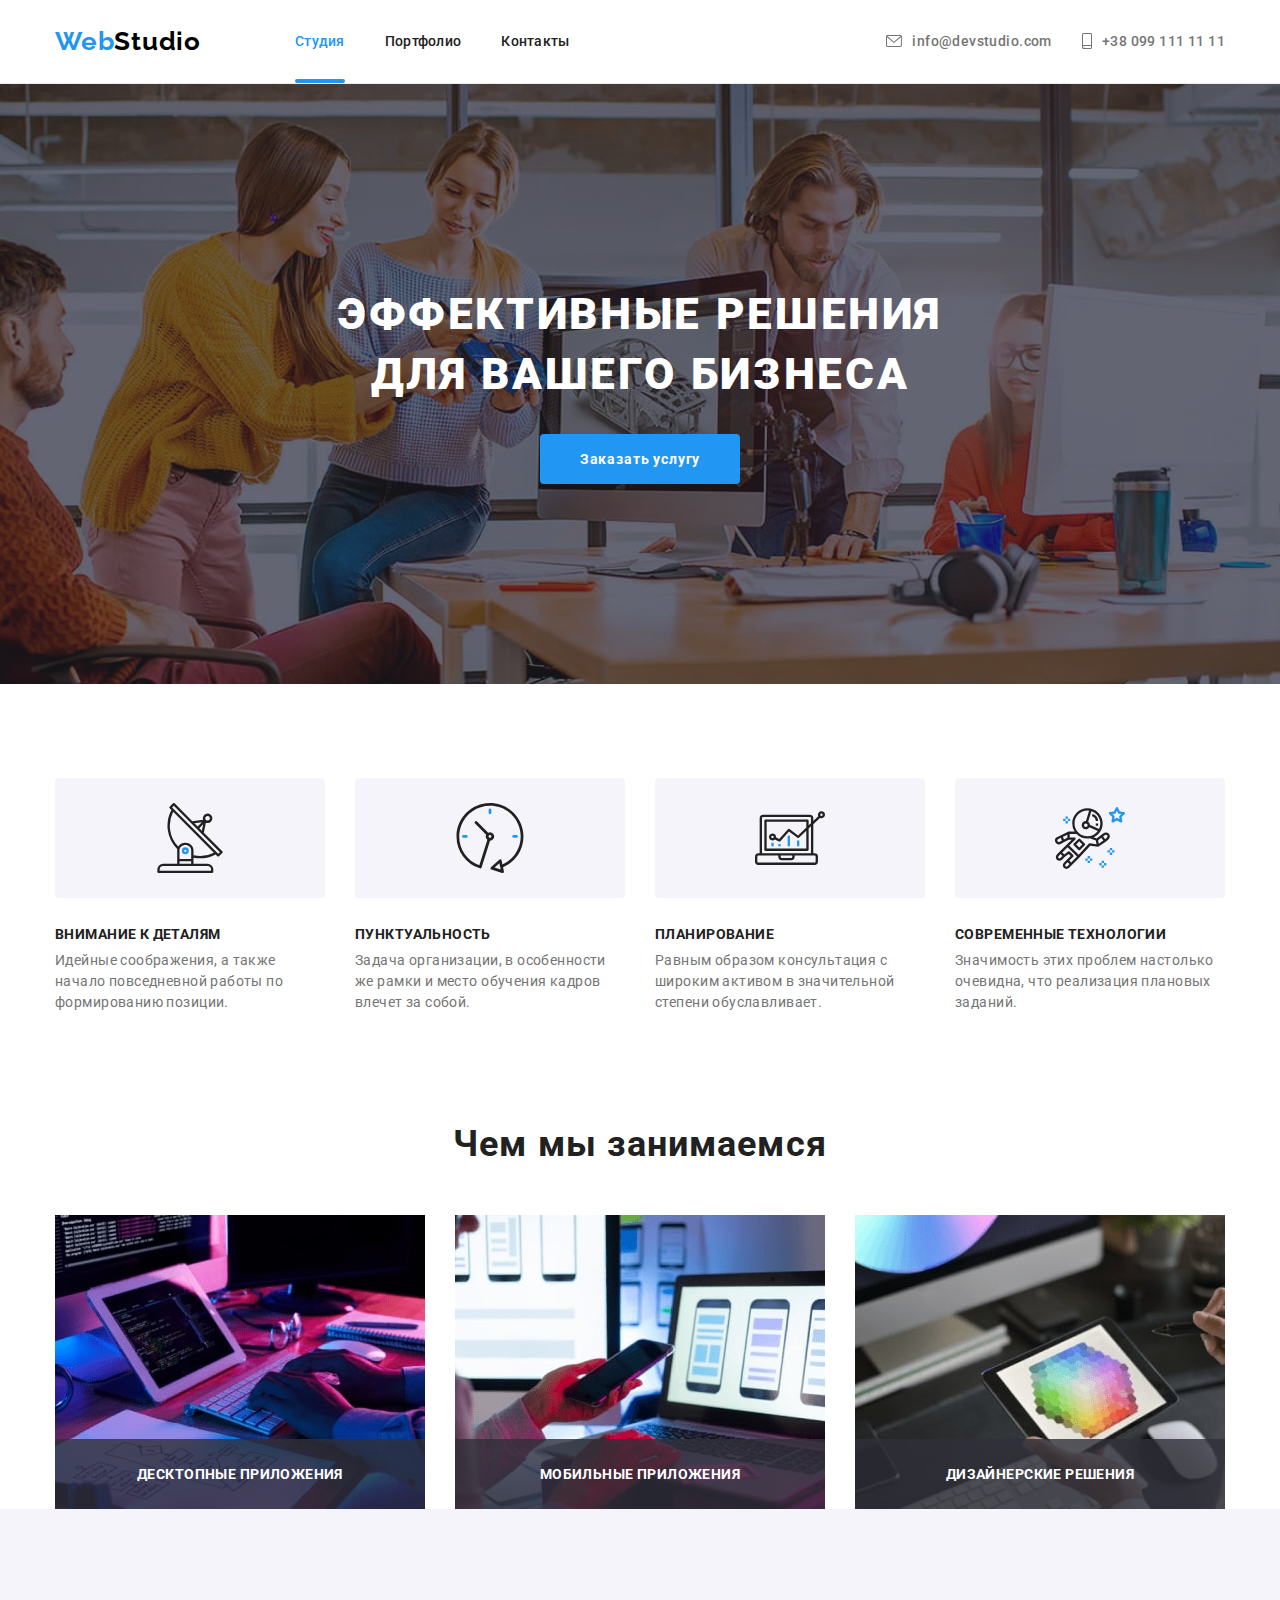
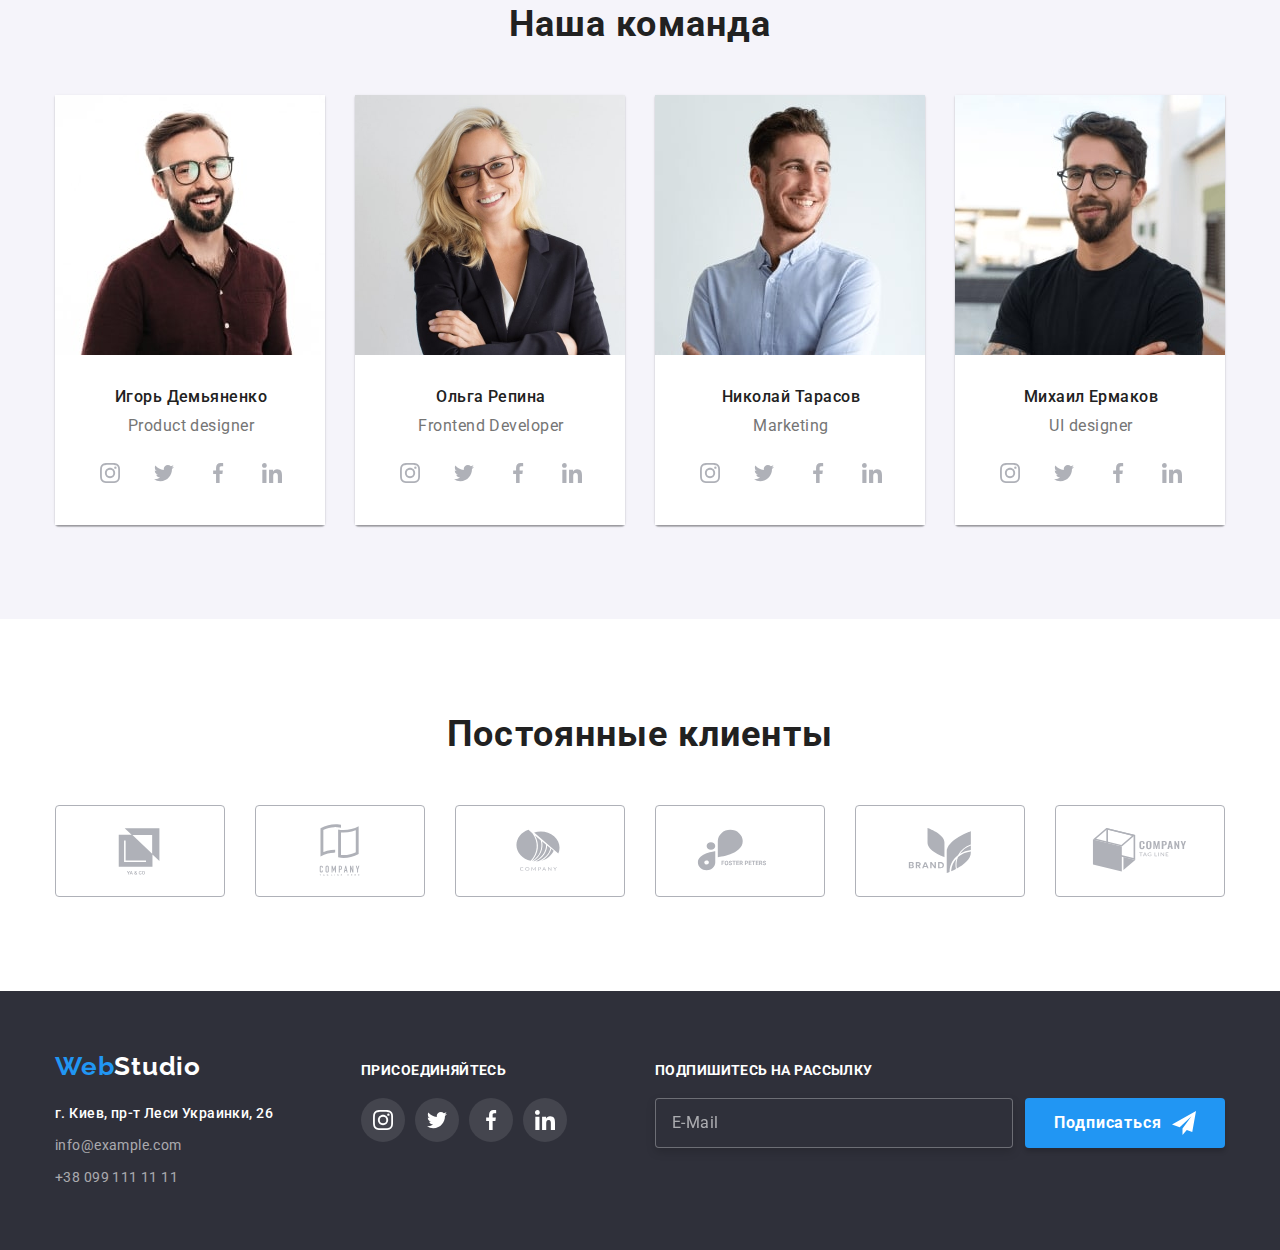
<file: index.html>
<!DOCTYPE html>
<html lang="ru">
  <head>
    <meta charset="UTF-8" />
    <meta http-equiv="X-UA-Compatible" content="IE=edge" />
    <meta name="viewport" content="width=device-width, initial-scale=1.0" />
    <title>Homework</title>
    <link
      href="https://fonts.googleapis.com/css2?family=Raleway:wght@700&family=Roboto:wght@400;500;700;900&display=swap"
      rel="stylesheet"
    />
    <link
      rel="stylesheet"
      href="https://cdnjs.cloudflare.com/ajax/libs/modern-normalize/1.1.0/modern-normalize.min.css"
    />
    <link rel="stylesheet" href="./css/main.min.css" />
  </head>

  <body>
    <!--Шапка сайта-->
    <header class="page-header">
      <div class="container header-container">
        <nav class="nav-logoweb">
          <a href="/" class="logoweb">Web<span class="logostudio">Studio</span></a>
          <ul class="nav-header">
            <li class="nav-item link">
              <a href="./index.html" class="nav-link-left current">Студия</a>
            </li>
            <li class="nav-item link">
              <a href="./portfolio.html" class="nav-link-left">Портфолио</a>
            </li>
            <li class="nav-item link"><a href="" class="nav-link-left">Контакты</a></li>
          </ul>
        </nav>
        <ul class="nav-container">
          <li class="nav-item-mail">
            <a href="mailto:info@devstudio.com" class="nav-link nav-item-mail-link">
              <svg class="nav-icon" width="16" height="12">
                <use href="./images/sprite.svg#icon-envelope"></use></svg
              >info@devstudio.com
            </a>
          </li>
          <li class="nav-item-tel">
            <a href="tel:+380991111111" class="nav-link nav-item-tel-link">
              <svg class="nav-icon" width="10" height="16">
                <use href="./images/sprite.svg#icon-smartphone"></use>
              </svg>
              +38 099 111 11 11
            </a>
          </li>
        </ul>
        <div class="menu-open-btn-wrapper">
          <button
            type="button"
            class="menu-open-btn"
            aria-expanded="false"
            aria-controls="mobile-menu"
          >
            <svg class="menu-open-icon" width="24" height="16">
              <use href="./images/sprite.svg#icon-burger"></use>
            </svg>
          </button>
        </div>
      </div>
      <div class="backdrop is-hidden">
        <div class="mobile-menu">
          <button type="button" class="mob-menu-close-btn menu-close-btn">
            <svg class="mob-menu-close-icon" width="18" height="18">
              <use href="./images/sprite.svg#icon-vector"></use>
            </svg>
          </button>
          <div class="mob-menu-wrapper">
          <ul class="mob-menu-nav">
            
            <li class="mob-menu-nav-item">
              <a href="./index.html" class="mob-menu-nav-link nav-link-one current-link link"
                >Студия</a
              >
            </li>
            <li class="mob-menu-nav-item">
              <a href="./portfolio.html" class="mob-menu-nav-link nav-link-two link">Портфолио</a>
            </li>
            <li class="mob-menu-nav-item">
              <a href="" class="mob-menu-nav-link link">Контакты</a>
            </li>
          </ul>
        <div class="mob-menu-contacts-wrapper">
          <ul class="mob-menu-contacts">
            <li class="mob-menu-item-tel">
              <a href="tel:+380991111111" class="mob-menu-nav-tel"> +38 099 111 11 11 </a>
            </li>
            <li class="mob-menu-item-mail">
              <a href="mailto:info@devstudio.com" class="mob-menu-nav-mail mob-menu-nav-link">
                info@devstudio.com
              </a>
            </li>
          </ul>
          <ul class="mob-menu-social-link-list">
            <li class="mob-menu-social-item">
              <a href="" class="mob-menu-social-item-link">Instagram</a>
            </li>
            <li class="mob-menu-social-item">
              <a href="" class="mob-menu-social-item-link menu-social-item-link">Twitter</a>
            </li>
            <li class="mob-menu-social-item">
              <a href="" class="mob-menu-social-item-link menu-social-item-link">Facebook</a>
            </li>
            <li class="mob-menu-social-item">
              <a href="" class="mob-menu-social-item-link menu-social-item-link">LinkedIn</a>
            </li>
          </ul>
        </div>
        </div>

      </div>
    </header>
    <main>
      <!--<Баннер и кнопка для заказа услуги-->
      <section class="hero">
        <div class="container hero__container">
          <h1 class="hero-title">Эффективные решения для вашего бизнеса</h1>
          <button type="button" data-modal-open class="button-text hero__button">
            Заказать услугу
          </button>
        </div>
      </section>

      <!--Наши преймущества-->
      <section class="our-advantages section">
        <div class="container">
          <h2 class="visually-hidden">Наши преймущества</h2>
          <ul class="our-advantages-list">
            <li class="advantages-list-item">
              <div class="our-advantages-icon-wrap">
                <svg class="our-advantages-icon">
                  <use href="./images/sprite.svg#icon-antenna"></use>
                </svg>
              </div>
              <h3 class="advantages-title">Внимание к деталям</h3>
              <p>
                Идейные соображения, а также начало повседневной работы по формированию позиции.
              </p>
            </li>
            <li class="advantages-list-item">
              <div class="our-advantages-icon-wrap">
                <svg class="our-advantages-icon">
                  <use href="./images/sprite.svg#icon-clock"></use>
                </svg>
              </div>
              <h3 class="advantages-title">Пунктуальность</h3>
              <p>
                Задача организации, в особенности же рамки и место обучения кадров влечет за собой.
              </p>
            </li>
            <li class="advantages-list-item">
              <div class="our-advantages-icon-wrap">
                <svg class="our-advantages-icon">
                  <use href="./images/sprite.svg#icon-diagram"></use>
                </svg>
              </div>
              <h3 class="advantages-title">Планирование</h3>
              <p>
                Равным образом консультация с широким активом в значительной степени обуславливает.
              </p>
            </li>
            <li class="advantages-list-item">
              <div class="our-advantages-icon-wrap">
                <svg class="our-advantages-icon">
                  <use href="./images/sprite.svg#icon-astronaut"></use>
                </svg>
              </div>
              <h3 class="advantages-title">Современные технологии</h3>
              <p>Значимость этих проблем настолько очевидна, что реализация плановых заданий.</p>
            </li>
          </ul>
        </div>
      </section>

      <!--Чем мы занимаемся-->
      <section class="whatdowedo">
        <div class="container container-whatdowedo">
          <h2 class="section-title">Чем мы занимаемся</h2>
          <ul class="whatdowedo-list">
            <li class="whatdowedo-list-item">
              <div class="whatdowedo-text-wrapper">
                <img
                  srcset="
                    images/whatdowedo/whatdowedodesc.jpg   1x,
                    images/whatdowedo/whatdowedodesc2x.jpg 2x
                  "
                  src="images/whatdowedo/whatdowedodesc.jpg"
                  width="370"
                  alt="A person typying on the laptop"
                />
                <p class="whatdowedo-list-text">Десктопные приложения</p>
              </div>
            </li>
            <li class="whatdowedo-list-item">
              <div class="whatdowedo-text-wrapper">
                <img
                  srcset="
                    images/whatdowedo/whatdowedomob.jpg   1x,
                    images/whatdowedo/whatdowedomob2x.jpg 2x
                  "
                  src="images/whatdowedo/whatdowedomob.jpg"
                  width="370"
                  alt="A preson looking up the phone"
                />
                <p class="whatdowedo-list-text">Мобильные приложения</p>
              </div>
            </li>
            <li class="whatdowedo-list-item">
              <div class="whatdowedo-text-wrapper">
                <img
                  srcset="
                    images/whatdowedo/whatdowedodesigner.jpg   1x,
                    images/whatdowedo/whatdowedodesigner2x.jpg 2x
                  "
                  src="images/whatdowedo/whatdowedodesigner.jpg"
                  width="370"
                  alt="A tablet with a picture"
                />
                <p class="whatdowedo-list-text">Дизайнерские решения</p>
              </div>
            </li>
          </ul>
        </div>
      </section>

      <!--НАША КОММАНДА-->
      <section class="our-team-section section">
        <div class="container">
          <h2 class="section-title">Наша команда</h2>
          <ul class="our-team-list">
            <li class="our-team-list__item">
              <picture>
                <source
                  media="(min-width: 1200px)"
                  srcset="
                    images/our-team/main/productdesigner-main.jpg   1x,
                    images/our-team/main/productdesigner-main2x.jpg 2x
                  "
                  media="(min-width: 1200px)"
                />
                <source
                  srcset="
                    images/our-team/tablet/productdesigner-tablet-min.jpg 1x,
                    images/our-team/tablet/productdesigner-tablet2x.jpg   2x
                  "
                  media="(min-width: 768px)"
                />
                <source
                  srcset="
                    images/our-team/mob/productdesigner-mob.jpg   1x,
                    images/our-team/mob/productdesigner2x-mob.jpg 2x
                  "
                  media="(min-width: 480px)"
                />
                <img
                  src="images/our-team/main/productdesigner-main.jpg"
                  width="270"
                  alt="Team member product designer"
                />
              </picture>
              <div class="our-team-list-content">
                <h3 class="our-team-members">Игорь Демьяненко</h3>
                <p class="our-team-position">Product designer</p>
                <ul class="social-list list">
                  <li class="social-list__item">
                    <a href="" class="social-list__link link">
                      <svg class="social-list__icon">
                        <use href="./images/sprite.svg#icon-instagram"></use>
                      </svg>
                    </a>
                  </li>
                  <li class="social-list__item">
                    <a href="./" class="social-list__link link">
                      <svg class="social-list__icon">
                        <use href="./images/sprite.svg#icon-twitter"></use>
                      </svg>
                    </a>
                  </li>
                  <li class="social-list__item">
                    <a href="" class="social-list__link link">
                      <svg class="social-list__icon">
                        <use href="./images/sprite.svg#icon-facebook"></use>
                      </svg>
                    </a>
                  </li>
                  <li class="social-list__item">
                    <a href="" class="social-list__link link">
                      <svg class="social-list__icon">
                        <use href="./images/sprite.svg#icon-linkedin"></use>
                      </svg>
                    </a>
                  </li>
                </ul>
              </div>
            </li>
            <li class="our-team-list__item">
              <picture>
                <source
                  media="(min-width: 1200px)"
                  srcset="
                    images/our-team/main/frontend-main.jpg   1x,
                    images/our-team/main/frontend-main2x.jpg 2x
                  "
                  media="(min-width: 1200px)"
                />
                <source
                  srcset="
                    images/our-team/tablet/frontend-tablet.jpg   1x,
                    images/our-team/tablet/frontend-tablet2x.jpg 2x
                  "
                  media="(min-width: 768px)"
                />
                <source
                  srcset="
                    images/our-team/mob/frontenddeveloper-mob.jpg   1x,
                    images/our-team/mob/frontenddeveloper2x-mob.jpg 2x
                  "
                  media="(min-width: 480px)"
                />
                <img
                  src="images/our-team/main/frontend-main.jpg"
                  width="270"
                  alt="Team member Frontend developer"
                />
              </picture>

              <div class="our-team-list-content">
                <h3 class="our-team-members">Ольга Репина</h3>
                <p class="our-team-position">Frontend Developer</p>
                <ul class="social-list list">
                  <li class="social-list__item">
                    <a href="" class="social-list__link link">
                      <svg class="social-list__icon">
                        <use href="./images/sprite.svg#icon-instagram"></use>
                      </svg>
                    </a>
                  </li>
                  <li class="social-list__item">
                    <a href="./" class="social-list__link link">
                      <svg class="social-list__icon">
                        <use href="./images/sprite.svg#icon-twitter"></use>
                      </svg>
                    </a>
                  </li>
                  <li class="social-list__item">
                    <a href="" class="social-list__link link">
                      <svg class="social-list__icon">
                        <use href="./images/sprite.svg#icon-facebook"></use>
                      </svg>
                    </a>
                  </li>
                  <li class="social-list__item">
                    <a href="" class="social-list__link link">
                      <svg class="social-list__icon">
                        <use href="./images/sprite.svg#icon-linkedin"></use>
                      </svg>
                    </a>
                  </li>
                </ul>
              </div>
            </li>
            <li class="our-team-list__item">
              <picture>
                <source
                  media="(min-width: 1200px)"
                  srcset="
                    images/our-team/main/marketing-main.jpg    1x,
                    images/our-team/main/marketing-main2x.jpg 2x
                  "
                  media="(min-width: 1200px)"
                />
                <source
                  srcset="
                    images/our-team/tablet/marketing-tablet.jpg   1x,
                    images/our-team/tablet/marketing-tablet2x.jpg 2x
                  "
                  media="(min-width: 768px)"
                />
                <source
                  srcset="
                    images/our-team/mob/marketing-mob.jpg   1x,
                    images/our-team/mob/marketing2x-mob.jpg 2x
                  "
                  media="(min-width: 480px)"
                />
                <img
                  src="images/our-team/main/marketing-main.jpg"
                  width="270"
                  alt="Team member for marketing"
                />
              </picture>
              <div class="our-team-list-content">
                <h3 class="our-team-members">Николай Тарасов</h3>
                <p class="our-team-position">Marketing</p>
                <ul class="social-list list">
                  <li class="social-list__item">
                    <a href="" class="social-list__link link">
                      <svg class="social-list__icon">
                        <use href="./images/sprite.svg#icon-instagram"></use>
                      </svg>
                    </a>
                  </li>
                  <li class="social-list__item">
                    <a href="./" class="social-list__link link">
                      <svg class="social-list__icon">
                        <use href="./images/sprite.svg#icon-twitter"></use>
                      </svg>
                    </a>
                  </li>
                  <li class="social-list__item">
                    <a href="" class="social-list__link link">
                      <svg class="social-list__icon">
                        <use href="./images/sprite.svg#icon-facebook"></use>
                      </svg>
                    </a>
                  </li>
                  <li class="social-list__item">
                    <a href="" class="social-list__link link">
                      <svg class="social-list__icon">
                        <use href="./images/sprite.svg#icon-linkedin"></use>
                      </svg>
                    </a>
                  </li>
                </ul>
              </div>
            </li>
            <li class="our-team-list__item">
              <picture>
                <source
                  media="(min-width: 1200px)"
                  srcset="
                    images/our-team/main/uidesigner-main.jpg   1x,
                    images/our-team/main/uidesigner-main2x.jpg 2x
                  "
                  media="(min-width: 1200px)"
                />
                <source
                  srcset="
                    images/our-team/tablet/uidesigner-tablet.jpg   1x,
                    images/our-team/tablet/uidesigner-tablet2x.jpg 2x
                  "
                  media="(min-width: 768px)"
                />
                <source
                  srcset="
                    images/our-team/mob/uidesigner-mob.jpg 1x,
                    images/our-team/mob/uidesigner-mob.jpg 2x
                  "
                  media="(min-width: 480px)"
                />
                <img
                  src="images/our-team/main/uidesigner-main.jpg"
                  width="270"
                  alt="Team member ui designer"
                />
              </picture>
              <div class="our-team-list-content">
                <h3 class="our-team-members">Михаил Ермаков</h3>
                <p class="our-team-position">UI designer</p>
                <ul class="social-list list">
                  <li class="social-list__item">
                    <a href="" class="social-list__link link">
                      <svg class="social-list__icon">
                        <use href="./images/sprite.svg#icon-instagram"></use>
                      </svg>
                    </a>
                  </li>
                  <li class="social-list__item">
                    <a href="./" class="social-list__link link">
                      <svg class="social-list__icon">
                        <use href="./images/sprite.svg#icon-twitter"></use>
                      </svg>
                    </a>
                  </li>
                  <li class="social-list__item">
                    <a href="" class="social-list__link link">
                      <svg class="social-list__icon">
                        <use href="./images/sprite.svg#icon-facebook"></use>
                      </svg>
                    </a>
                  </li>
                  <li class="social-list__item">
                    <a href="" class="social-list__link link">
                      <svg class="social-list__icon">
                        <use href="./images/sprite.svg#icon-linkedin"></use>
                      </svg>
                    </a>
                  </li>
                </ul>
              </div>
            </li>
          </ul>
        </div>
      </section>
    </main>

    <!-- ПОСТОЯННЫЕ КЛИЕНТЫ -->
    <section class="our-clients section">
      <div class="container our-clients-container">
        <h2 class="section-title">Постоянные клиенты</h2>
        <ul class="our-clients-list list">
          <li class="our-clients-item">
            <a href="" class="our-clients-link link">
              <svg class="our-cliens-icon">
                <use href="./images/sprite.svg#icon-logo-company-1"></use>
              </svg>
            </a>
          </li>
          <li class="our-clients-item">
            <a href="" class="our-clients-link link">
              <svg class="our-cliens-icon">
                <use href="./images/sprite.svg#icon-logo-company-2"></use>
              </svg>
            </a>
          </li>
          <li class="our-clients-item">
            <a href="" class="our-clients-link link">
              <svg class="our-cliens-icon">
                <use href="./images/sprite.svg#icon-logo-company-3"></use>
              </svg>
            </a>
          </li>
          <li class="our-clients-item">
            <a href="" class="our-clients-link link">
              <svg class="our-cliens-icon">
                <use href="./images/sprite.svg#icon-logo-company-4"></use>
              </svg>
            </a>
          </li>
          <li class="our-clients-item">
            <a href="" class="our-clients-link link">
              <svg class="our-cliens-icon">
                <use href="./images/sprite.svg#icon-logo-company-5"></use>
              </svg>
            </a>
          </li>
          <li class="our-clients-item">
            <a href="" class="our-clients-link link">
              <svg class="our-cliens-icon">
                <use href="./images/sprite.svg#icon-logo-company-6"></use>
              </svg>
            </a>
          </li>
        </ul>
      </div>
    </section>

    <!--Подвал страницы-->
    <footer class="footer">
      <div class="container footer-container">
        <div class="footer-logo-box">
          <ul class="address">
            <li class="">
              <a href="/" class="footer-logo-web link"
                >Web<span class="footer-logo-studio">Studio</span></a
              >
            </li>
            <li class="footer-item">
              <a class="address-name" href="">г. Киев, пр-т Леси Украинки, 26</a>
            </li>
            <li class="footer-item">
              <a class="footer-link link" href="mailto:info@example.com">info@example.com</a>
            </li>
            <li class="">
              <a class="footer-link link" href="tel:+380991111111">+38 099 111 11 11</a>
            </li>
          </ul>
        </div>
        <div class="footer-social-list-box">
          <h2 class="footer-join-title">ПРИСОЕДИНЯЙТЕСЬ</h2>
          <ul class="footer-social-icon-list list">
            <li class="footer-social-item">
              <a href="" class="footer-social-link link">
                <svg class="footer-social-icon">
                  <use href="./images/sprite.svg#icon-instagram"></use>
                </svg>
              </a>
            </li>
            <li class="footer-social-item">
              <a href="./" class="footer-social-link link">
                <svg class="footer-social-icon">
                  <use href="./images/sprite.svg#icon-twitter"></use>
                </svg>
              </a>
            </li>
            <li class="footer-social-item">
              <a href="" class="footer-social-link link">
                <svg class="footer-social-icon">
                  <use href="./images/sprite.svg#icon-facebook"></use>
                </svg>
              </a>
            </li>
            <li class="footer-social-item">
              <a href="" class="footer-social-link link">
                <svg class="footer-social-icon">
                  <use href="./images/sprite.svg#icon-linkedin"></use>
                </svg>
              </a>
            </li>
          </ul>
        </div>
        <div class="subscribe-wrapper">
          <p class="subscribe-footer-form-title">Подпишитесь на рассылку</p>
          <form class="subscribe-modal-form">
            <span class="subscribe-footer-input-wrapper">
              <input
                name="user-email"
                class="subscribe-footer-form-message"
                required
                placeholder="E-mail"
              />
              <button class="subscribe-footer-button button" type="submit">
                Подписаться
                <svg class="subscribe-footer-form-icon" width="16" height="12">
                  <use href="./images/sprite.svg#icon-send"></use>
                </svg>
              </button>
            </span>
          </form>
        </div>
      </div>
    </footer>
    <div class="backdrop is-hidden" data-modal>
      <div class="modal">
        <button type="button" class="close-btn" data-modal-close>
          <svg class="modal-btn-icon" width="11" height="11">
            <use href="./images/sprite.svg#icon-vector"></use>
          </svg>
        </button>
        <p class="modal-form-text">Оставьте свои данные, мы вам перезвоним</p>
        <form class="modal-form">
          <label class="modal-form-field"
            >Имя
            <span class="modal-form-input-wrapper">
              <input
                name="user-name"
                class="modal-form-input"
                type="text"
                minlength="2"
                title="Не должно быть цифр и символов"
                required
              />
              <svg class="modal-form-icon" width="12" height="12">
                <use href="./images/sprite.svg#icon-person"></use>
              </svg>
            </span>
          </label>
          <label class="modal-form-field"
            >Телефон
            <span class="modal-form-input-wrapper">
              <input name="user-phone" class="modal-form-input" type="tel" required />
              <svg class="modal-form-icon" width="13" height="13">
                <use href="./images/sprite.svg#icon-phone"></use>
              </svg>
            </span>
          </label>
          <label class="modal-form-field"
            >Почта
            <span class="modal-form-input-wrapper">
              <input
                name="user-email"
                class="modal-form-input"
                type="email"
                pattern="([A-z0-9_.-]{1,})@([A-z0-9_.-]{1,}).([A-z]{2,8})"
                required
              />
              <svg class="modal-form-icon" width="15" height="12">
                <use href="./images/sprite.svg#icon-email"></use>
              </svg>
            </span>
          </label>
          <label class="modal-form-field"
            >Комментарий
            <textarea
              class="modal-form-message"
              name="user-message"
              placeholder="Введите текст"
            ></textarea>
          </label>
          <input
            class="modal-checkbox visually-hidden"
            type="checkbox"
            name="accept-policy"
            id="modal-checkbox"
            required
          />
          <label class="modal-form-checkbox-label" for="modal-checkbox">
            <span class="modal-form-checkbox">
              <svg class="subscribe-checkbox-icon" width="16" height="15">
                <use href="./images/sprite.svg#icon-check"></use>
              </svg>
            </span>
            
              <span class="modal-form-checkbox-label-text">  Соглашаюсь с рассылкой и принимаю</span>
            <a href="" class="modal-form-checkbox-link">Условия договора</a>
          </label>
          <button type="submit" class="modal-form-button button">Отправить</button>
        </form>
      </div>
    </div>
    <script src="./js/modal.js"></script>
    <script src="./js/menu.js"></script>
  </body>
</html>
</file>
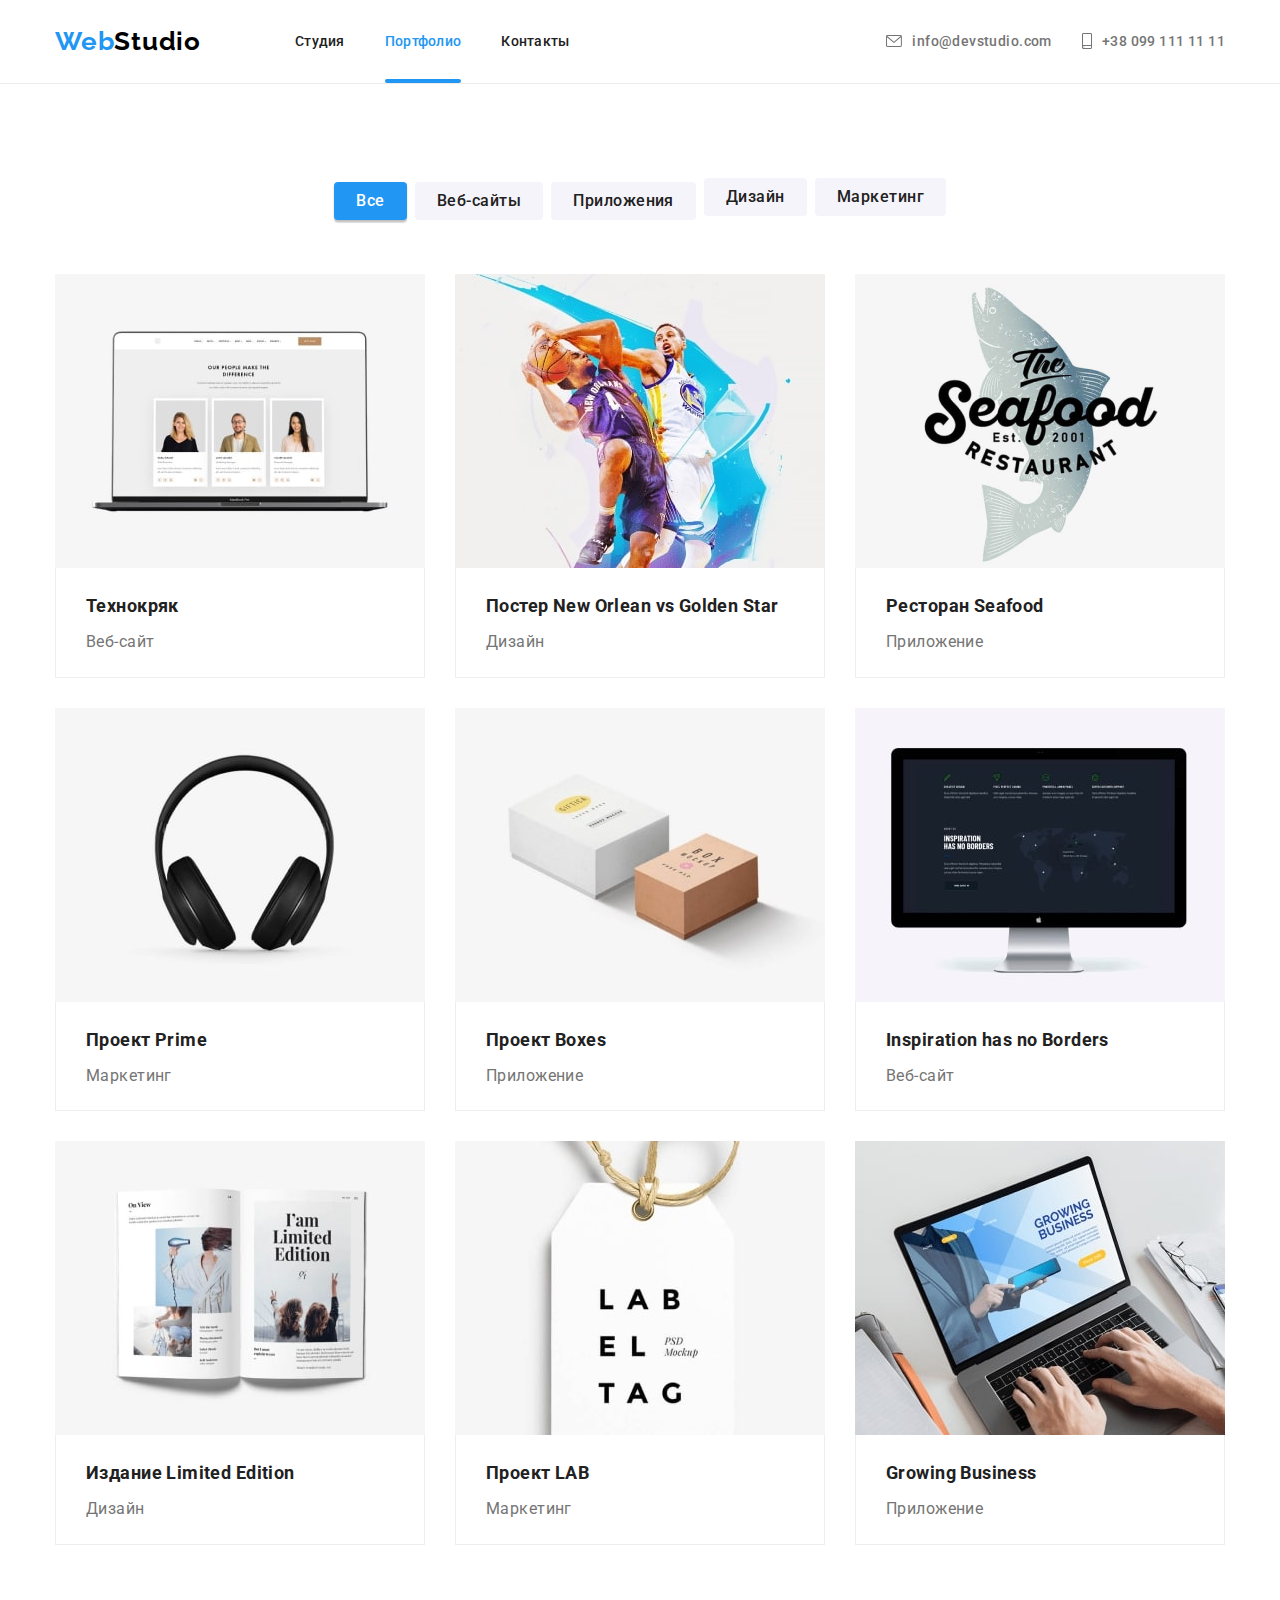
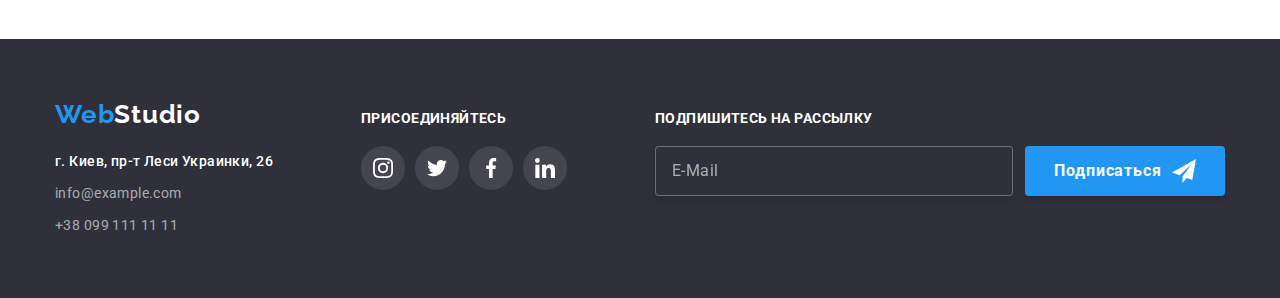
<file: portfolio.html>
<!DOCTYPE html>
<html lang="ru">
  <head>
    <meta charset="UTF-8" />
    <meta http-equiv="X-UA-Compatible" content="IE=edge" />
    <meta name="viewport" content="width=, initial-scale=1.0" />
    <title>Document</title>
    <link
      href="https://fonts.googleapis.com/css2?family=Raleway:wght@700&family=Roboto:wght@400;500;700;900&display=swap"
      rel="stylesheet"
    />
    <link
      rel="stylesheet"
      href="https://cdnjs.cloudflare.com/ajax/libs/modern-normalize/1.1.0/modern-normalize.min.css"
    />
    <link rel="stylesheet" href="./css/main.min.css" />
  </head>
  <body>
    <!--Шапка сайта-->
    <header class="page-header">
      <div class="container header-container">
        <nav class="nav-logoweb">
          <a href="/" class="logoweb">Web<span class="logostudio">Studio</span></a>
          <ul class="nav-header">
            <li class="nav-item link">
              <a href="./index.html" class="nav-link-left">Студия</a>
            </li>
            <li class="nav-item link">
              <a href="./portfolio.html" class="nav-link-left current">Портфолио</a>
            </li>
            <li class="nav-item link"><a href="" class="nav-link-left">Контакты</a></li>
          </ul>
        </nav>
        <ul class="nav-container">
          <li class="nav-item-mail">
            <a href="mailto:info@devstudio.com" class="nav-link nav-item-mail-link">
              <svg class="nav-icon" width="16" height="12">
                <use href="./images/sprite.svg#icon-envelope"></use></svg
              >info@devstudio.com
            </a>
          </li>
          <li class="nav-item-tel">
            <a href="tel:+380991111111" class="nav-link nav-item-tel-link">
              <svg class="nav-icon" width="10" height="16">
                <use href="./images/sprite.svg#icon-smartphone"></use>
              </svg>
              +38 099 111 11 11
            </a>
          </li>
        </ul>
        <div class="menu-open-btn-wrapper">
          <button
            type="button"
            class="menu-open-btn"
            aria-expanded="false"
            aria-controls="mobile-menu"
          >
            <svg class="menu-open-icon" width="24" height="16">
              <use href="./images/sprite.svg#icon-burger"></use>
            </svg>
          </button>
        </div>
      </div>
      <div class="backdrop is-hidden">
        <div class="mobile-menu">
          <button type="button" class="mob-menu-close-btn menu-close-btn">
            <svg class="mob-menu-close-icon" width="18" height="18">
              <use href="./images/sprite.svg#icon-vector"></use>
            </svg>
          </button>
          <div class="mob-menu-wrapper">
          <ul class="mob-menu-nav">
            
            <li class="mob-menu-nav-item">
              <a href="./index.html" class="mob-menu-nav-link nav-link-one  link"
                >Студия</a
              >
            </li>
            <li class="mob-menu-nav-item">
              <a href="./portfolio.html" class="mob-menu-nav-link nav-link-two current-link link">Портфолио</a>
            </li>
            <li class="mob-menu-nav-item">
              <a href="" class="mob-menu-nav-link link">Контакты</a>
            </li>
          </ul>
        <div class="mob-menu-contacts-wrapper">
          <ul class="mob-menu-contacts">
            <li class="mob-menu-item-tel">
              <a href="tel:+380991111111" class="mob-menu-nav-tel"> +38 099 111 11 11 </a>
            </li>
            <li class="mob-menu-item-mail">
              <a href="mailto:info@devstudio.com" class="mob-menu-nav-mail mob-menu-nav-link">
                info@devstudio.com
              </a>
            </li>
          </ul>
          <ul class="mob-menu-social-link-list">
            <li class="mob-menu-social-item">
              <a href="" class="mob-menu-social-item-link">Instagram</a>
            </li>
            <li class="mob-menu-social-item">
              <a href="" class="mob-menu-social-item-link menu-social-item-link">Twitter</a>
            </li>
            <li class="mob-menu-social-item">
              <a href="" class="mob-menu-social-item-link menu-social-item-link">Facebook</a>
            </li>
            <li class="mob-menu-social-item">
              <a href="" class="mob-menu-social-item-link menu-social-item-link">LinkedIn</a>
            </li>
          </ul>
        </div>
        </div>

      </div>
    </header>
    <main>
      <!-- Фильтр на странице Портфолио -->
      <section class="section">
        <div class="container">
          <div>
            <h1 class="visually-hidden">Примеры работ</h1>
            <ul class="work-examples-container button-items-list">
              <li class="button-examples-item">
                <button type="button" class="button-all active">Все</button>
              </li>
              <li class="button-examples-item">
                <button type="button" class="button-text-examples">Веб-сайты</button>
              </li>
              <li class="button-examples-item">
                <button type="button" class="button-text-examples button-apps">Приложения</button>
              </li>
              <li class="button-examples-item">
                <button type="button" class="button-text-examples button-design">Дизайн</button>
              </li>
              <li class="button-examples-item">
                <button type="button" class="button-text-examples button-marketing">
                  Маркетинг
                </button>
              </li>
            </ul>
          </div>
          <!-- Примеры работ линия 1 -->
          <ul class="work-examples">
            <li class="work-examples-list-item">
              <a href="" class="work-examples-list-link link">
                <!-- <div class="work-examples-wrapper-all"> -->
                  <div class="work-examples-wrapper">
                    <picture>
                      <source
                        srcset="
                          images/portfolio/main/techno-main.jpg   1x,
                          images/portfolio/main/techno-main2x.jpg 2x
                        "
                        media="(min-width: 1200px)"
                      />
                      <source
                        srcset="
                          images/portfolio/tablet/techno-tablet.jpg   1x,
                          images/portfolio/tablet/techno-tablet2x.jpg 2x
                        "
                        media="(min-width: 768px)"
                      />
                      <source
                        srcset="
                          images/portfolio/mob/techno-mob.jpg   1x,
                          images/portfolio/mob/techno-mob2x.jpg 2x
                        "
                        media="(min-width: 480px)"
                      />
                      <img
                        src="images/portfolio/main/techno-main.jpg"
                        width="270"
                        alt="An example of the website"
                      />
                    </picture>
                    <p class="work-examples-top-text">
                      Технокряк это современная площадка распространения коронавируса. Компании
                      используют эту платформу для цифрового шпионажа и атак на защищённые сервера
                      конкурентов.
                    </p>
                  </div>
                  <div class="work-examples-content">
                    <h2 class="work-example-title">Технокряк</h2>
                    <p class="work-example-type">Веб-сайт</p>
                  </div>
                <!-- </div> -->
              </a>
            </li>
            <li class="work-examples-list-item">
              <a href="" class="work-examples-list-link link">
                <!-- <div class="work-examples-wrapper-all"> -->
                  <div class="work-examples-wrapper">
                    <picture>
                      <source
                        srcset="
                          images/portfolio/main/poster-main.jpg   1x,
                          images/portfolio/main/poster-main2x.jpg 2x
                        "
                        media="(min-width: 1200px)"
                      />
                      <source
                        srcset="
                          images/portfolio/tablet/poster-tablet.jpg   1x,
                          images/portfolio/tablet/poster-tablet2x.jpg 2x
                        "
                        media="(min-width: 768px)"
                      />
                      <source
                        srcset="
                          images/portfolio/mob/poster-mob.jpg   1x,
                          images/portfolio/mob/poster-mob2x.jpg 2x
                        "
                        media="(min-width: 480px)"
                      />
                      <img
                        src="images/portfolio/main/poster-main.jpg"
                        width="270"
                        alt="A poster with basketball players"
                      />
                    </picture>

                    <p class="work-examples-top-text">
                      Технокряк это современная площадка распространения коронавируса. Компании
                      используют эту платформу для цифрового шпионажа и атак на защищённые сервера
                      конкурентов.
                    </p>
                  </div>
                  <div class="work-examples-content">
                    <h2 class="work-example-title">Постер New Orlean vs Golden Star</h2>
                    <p class="work-example-type">Дизайн</p>
                  </div>
                <!-- </div> -->
              </a>
            </li>
            <li class="work-examples-list-item">
              <a href="" class="work-examples-list-link link">
                <!-- <div class="work-examples-wrapper-all"> -->
                  <div class="work-examples-wrapper">
                    <picture>
                      <source
                        media="(min-width: 1200px)"
                        srcset="
                          images/portfolio/main/seafood-main.jpg   1x,
                          images/portfolio/main/seafood-main2x.jpg 2x
                        "
                        media="(min-width: 1200px)"
                      />
                      <source
                        srcset="
                          images/portfolio/tablet/seafood-tablet.jpg   1x,
                          images/portfolio/tablet/seafood-tablet2x.jpg 2x
                        "
                        media="(min-width: 768px)"
                      />
                      <source
                        srcset="
                          images/portfolio/mob/seafood-mob.jpg   1x,
                          images/portfolio/mob/seafood2x-mob.jpg 2x
                        "
                        media="(min-width: 480px)"
                      />
                      <img
                        src="images/portfolio/main/seafood-main.jpg"
                        width="270"
                        alt="Seafood restaurant app logo"
                      />
                    </picture>

                    <p class="work-examples-top-text">
                      Технокряк это современная площадка распространения коронавируса. Компании
                      используют эту платформу для цифрового шпионажа и атак на защищённые сервера
                      конкурентов.
                    </p>
                  </div>
                  <div class="work-examples-content">
                    <h2 class="work-example-title">Ресторан Seafood</h2>
                    <p class="work-example-type">Приложение</p>
                  </div>
                <!-- </div> -->
              </a>
            </li>
            <!-- Примеры работ линия 2 -->
            <li class="work-examples-list-item">
              <a href="" class="work-examples-list-link link">
                <!-- <div class="work-examples-wrapper-all"> -->
                  <div class="work-examples-wrapper">
                    <picture>
                      <source
                        media="(min-width: 1200px)"
                        srcset="
                          images/portfolio/main/prime-main.jpg   1x,
                          images/portfolio/main/prime-main2x.jpg 2x
                        "
                        media="(min-width: 1200px)"
                      />
                      <source
                        srcset="
                          images/portfolio/tablet/prime-tablet.jpg   1x,
                          images/portfolio/tablet/prime-tablet2x.jpg 2x
                        "
                        media="(min-width: 768px)"
                      />
                      <source
                        srcset="
                          images/portfolio/mob/prime-mob.jpg   1x,
                          images/portfolio/mob/prime-mob2x.jpg 2x
                        "
                        media="(min-width: 480px)"
                      />
                      <img
                        src="images/portfolio/main/prime-main.jpg"
                        width="270"
                        alt="A set of headphones"
                      />
                    </picture>

                    <p class="work-examples-top-text">
                      Технокряк это современная площадка распространения коронавируса. Компании
                      используют эту платформу для цифрового шпионажа и атак на защищённые сервера
                      конкурентов.
                    </p>
                  </div>
                  <div class="work-examples-content">
                    <h2 class="work-example-title">Проект Prime</h2>
                    <p class="work-example-type">Маркетинг</p>
                  </div>
                <!-- </div> -->
              </a>
            </li>
            <li class="work-examples-list-item">
              <a href="" class="work-examples-list-link link">
                <!-- <div class="work-examples-wrapper-all"> -->
                  <div class="work-examples-wrapper">
                    <picture>
                      <source
                        media="(min-width: 1200px)"
                        srcset="
                          images/portfolio/main/boxes-main.jpg   1x,
                          images/portfolio/main/boxes-main2x.jpg 2x
                        "
                        media="(min-width: 1200px)"
                      />
                      <source
                        srcset="
                          images/portfolio/tablet/boxes-tablet.jpg   1x,
                          images/portfolio/tablet/boxes-tablet2x.jpg 2x
                        "
                        media="(min-width: 768px)"
                      />
                      <source
                        srcset="
                          images/portfolio/mob/boxes-mob.jpg   1x,
                          images/portfolio/mob/boxes-mob2x.jpg 2x
                        "
                        media="(min-width: 480px)"
                      />
                      <img src="images/portfolio/main/boxes-main.jpg" width="270" alt="Two boxes" />
                    </picture>

                    <p class="work-examples-top-text">
                      Технокряк это современная площадка распространения коронавируса. Компании
                      используют эту платформу для цифрового шпионажа и атак на защищённые сервера
                      конкурентов.
                    </p>
                  </div>
                  <div class="work-examples-content">
                    <h2 class="work-example-title">Проект Boxes</h2>
                    <p class="work-example-type">Приложение</p>
                  </div>
                <!-- </div> -->
              </a>
            </li>
            <li class="work-examples-list-item">
              <a href="" class="work-examples-list-link link">
                <!-- <div class="work-examples-wrapper-all"> -->
                  <div class="work-examples-wrapper">
                    <picture>
                      <source
                        media="(min-width: 1200px)"
                        srcset="
                          images/portfolio/main/inspiration-main.jpg   1x,
                          images/portfolio/main/inspiration-main2x.jpg 2x
                        "
                        media="(min-width: 1200px)"
                      />
                      <source
                        srcset="
                          images/portfolio/tablet/inspiration-tablet.jpg   1x,
                          images/portfolio/tablet/inspiration-tablet2x.jpg 2x
                        "
                        media="(min-width: 768px)"
                      />
                      <source
                        srcset="
                          images/portfolio/mob/inspiration-mob.jpg   1x,
                          images/portfolio/mob/inspiration-mob2x.jpg 2x
                        "
                        media="(min-width: 480px)"
                      />
                      <img
                        src="images/portfolio/main/inspiration-main.jpg"
                        width="270"
                        alt="A screen"
                      />
                    </picture>
                    <p class="work-examples-top-text">
                      Технокряк это современная площадка распространения коронавируса. Компании
                      используют эту платформу для цифрового шпионажа и атак на защищённые сервера
                      конкурентов.
                    </p>
                  </div>
                  <div class="work-examples-content">
                    <h2 class="work-example-title">Inspiration has no Borders</h2>
                    <p class="work-example-type">Веб-сайт</p>
                  </div>
                <!-- </div> -->
              </a>
            </li>
            <!-- Примеры работ линия 3 -->
            <li class="work-examples-list-item not">
              <a href="" class="work-examples-list-link link">
                <!-- <div class="work-examples-wrapper-all"> -->
                  <div class="work-examples-wrapper">
                    <picture>
                      <source
                        media="(min-width: 1200px)"
                        srcset="
                          images/portfolio/main/limited-main.jpg   1x,
                          images/portfolio/main/limited-main2x.jpg 2x
                        "
                        media="(min-width: 1200px)"
                      />
                      <source
                        srcset="
                          images/portfolio/tablet/limited-tablet.jpg   1x,
                          images/portfolio/tablet/limited-tablet2x.jpg 2x
                        "
                        media="(min-width: 768px)"
                      />
                      <source
                        srcset="
                          images/portfolio/mob/limited-mob.jpg   1x,
                          images/portfolio/mob/limited-mob2x.jpg 2x
                        "
                        media="(min-width: 480px)"
                      />
                      <img
                        src="images/portfolio/main/limited-main.jpg"
                        width="270"
                        alt="An unfolded magazine"
                      />
                    </picture>

                    <p class="work-examples-top-text">
                      Технокряк это современная площадка распространения коронавируса. Компании
                      используют эту платформу для цифрового шпионажа и атак на защищённые сервера
                      конкурентов.
                    </p>
                  </div>
                  <div class="work-examples-content">
                    <h2 class="work-example-title">Издание Limited Edition</h2>
                    <p class="work-example-type">Дизайн</p>
                  </div>
                <!-- </div> -->
              </a>
            </li>
            <li class="work-examples-list-item not">
              <a href="" class="work-examples-list-link link">
                <!-- <div class="work-examples-wrapper-all"> -->
                  <div class="work-examples-wrapper">
                    <picture>
                      <source
                        media="(min-width: 1200px)"
                        srcset="
                          images/portfolio/main/projectlab-main.jpg   1x,
                          images/portfolio/main/projectlab-main2x.jpg 2x
                        "
                        media="(min-width: 1200px)"
                      />
                      <source
                        srcset="
                          images/portfolio/tablet/projectlab-tablet.jpg   1x,
                          images/portfolio/tablet/projectlab-tablet2x.jpg 2x
                        "
                        media="(min-width: 768px)"
                      />
                      <source
                        srcset="
                          images/portfolio/mob/projectlab-mob.jpg   1x,
                          images/portfolio/mob/projectlab-mob2x.jpg 2x
                        "
                        media="(min-width: 480px)"
                      />
                      <img
                        src="images/portfolio/main/projectlab-main.jpg "
                        width="270"
                        alt="A Lab tag"
                      />
                    </picture>
                    <p class="work-examples-top-text">
                      Технокряк это современная площадка распространения коронавируса. Компании
                      используют эту платформу для цифрового шпионажа и атак на защищённые сервера
                      конкурентов.
                    </p>
                  </div>
                  <div class="work-examples-content">
                    <h2 class="work-example-title">Проект LAB</h2>
                    <p class="work-example-type">Маркетинг</p>
                  </div>
                <!-- </div> -->
              </a>
            </li>
            <li class="work-examples-list-item not">
              <a href="" class="work-examples-list-link link">
                <!-- <div class="work-examples-wrapper-all"> -->
                  <div class="work-examples-wrapper">
                    <picture>
                      <source
                        media="(min-width: 1200px)"
                        srcset="
                          images/portfolio/main/business-main.jpg   1x,
                          images/portfolio/main/business-main2x.jpg 2x
                        "
                        media="(min-width: 1200px)"
                      />
                      <source
                        srcset="
                          images/portfolio/tablet/business-tablet.jpg   1x,
                          images/portfolio/tablet/business-tablet2x.jpg 2x
                        "
                        media="(min-width: 768px)"
                      />
                      <source
                        srcset="
                          images/portfolio/mob/business-mob.jpg   1x,
                          images/portfolio/mob/business-mob2x.jpg 2x
                        "
                        media="(min-width: 480px)"
                      />
                      <img
                        src="images/portfolio/main/business-main.jpg "
                        width="270"
                        alt="A laptop"
                      />
                    </picture>

                    <p class="work-examples-top-text">
                      Технокряк это современная площадка распространения коронавируса. Компании
                      используют эту платформу для цифрового шпионажа и атак на защищённые сервера
                      конкурентов.
                    </p>
                  </div>
                  <div class="work-examples-content">
                    <h2 class="work-example-title">Growing Business</h2>
                    <p class="work-example-type">Приложение</p>
                  </div>
                <!-- </div> -->
              </a>
            </li>
          </ul>
        </div>
      </section>
    </main>
    <!--Подвал страницы-->
    <footer class="footer">
      <div class="container footer-container">
        <div class="footer-logo-box">
          <ul class="address">
            <li class="">
              <a href="/" class="footer-logo-web link"
                >Web<span class="footer-logo-studio">Studio</span></a
              >
            </li>
            <li class="footer-item">
              <a class="address-name" href="">г. Киев, пр-т Леси Украинки, 26</a>
            </li>
            <li class="footer-item">
              <a class="footer-link link" href="mailto:info@example.com">info@example.com</a>
            </li>
            <li class="">
              <a class="footer-link link" href="tel:+380991111111">+38 099 111 11 11</a>
            </li>
          </ul>
        </div>
        <div class="footer-social-list-box">
          <h2 class="footer-join-title">ПРИСОЕДИНЯЙТЕСЬ</h2>
          <ul class="footer-social-icon-list list">
            <li class="footer-social-item">
              <a href="" class="footer-social-link link">
                <svg class="footer-social-icon">
                  <use href="./images/sprite.svg#icon-instagram"></use>
                </svg>
              </a>
            </li>
            <li class="footer-social-item">
              <a href="./" class="footer-social-link link">
                <svg class="footer-social-icon">
                  <use href="./images/sprite.svg#icon-twitter"></use>
                </svg>
              </a>
            </li>
            <li class="footer-social-item">
              <a href="" class="footer-social-link link">
                <svg class="footer-social-icon">
                  <use href="./images/sprite.svg#icon-facebook"></use>
                </svg>
              </a>
            </li>
            <li class="footer-social-item">
              <a href="" class="footer-social-link link">
                <svg class="footer-social-icon">
                  <use href="./images/sprite.svg#icon-linkedin"></use>
                </svg>
              </a>
            </li>
          </ul>
        </div>
        <div class="subscribe-wrapper">
          <p class="subscribe-footer-form-title">Подпишитесь на рассылку</p>
          <form class="subscribe-modal-form">
            <span class="subscribe-footer-input-wrapper">
              <input
                name="user-email"
                class="subscribe-footer-form-message"
                required
                placeholder="E-mail"
              />
              <button class="subscribe-footer-button button" type="submit">
                Подписаться
                <svg class="subscribe-footer-form-icon" width="16" height="12">
                  <use href="./images/sprite.svg#icon-send"></use>
                </svg>
              </button>
            </span>
          </form>
        </div>
      </div>
    </footer>
    <script src="./js/menu.js"></script>
  </body>
</html>
</file>
<file: css/main.min.css>
:root{--primary-text-color: #757575;--title-text-color: #212121;--accent-color: #2196f3;--primary-bg-color: #ffffff;--main-font: 'Roboto', sans-serif;--secondary-font: 'Raleway', sans-serif}.visually-hidden{position:absolute;width:1px;height:1px;margin:-1px;border:0;padding:0;white-space:nowrap;clip-path:inset(100%);clip:rect(0 0 0 0);overflow:hidden}.nav-link,.hero,.hero .hero__container,.whatdowedo-list{display:flex;align-items:center}h1,h2,h3,h4,h5,h6,p{margin-top:0;margin-bottom:0}a{text-decoration:none}ul,ol{padding-left:0;margin-top:0;margin-bottom:0}.list{list-style:none}.link{text-decoration:none;display:block}link{display:block;max-width:100%}img{display:block;width:100%;height:auto;height:auto}button{box-sizing:border-box}body{background-color:#ffffff;color:#212121;font-family:'Roboto', sans-serif;letter-spacing:0.03em;font-size:14px;line-height:1.71}ul{list-style:none}.container{width:100%;margin:0 auto;padding-left:15px;padding-right:15px}@media screen and (min-width: 480px){.container{width:480px}}@media screen and (min-width: 768px){.container{width:768px}}@media screen and (min-width: 1200px){.container{width:1200px}}.section{padding-top:60px;padding-bottom:60px}@media screen and (min-width: 1200px){.section{padding-top:94px;padding-bottom:94px}}.current::after{content:'';position:absolute;width:100%;height:4px;border-radius:2px;background-color:#2196f3;display:block;bottom:-2px}.button{display:block;margin:0 auto;transition:background-color 250ms cubic-bezier(0.4, 0, 0.2, 1);border:none;box-shadow:0px 4px 4px rgba(0,0,0,0.15);border-radius:4px}.hero__button{border-radius:4px;padding:10px 32px;box-sizing:border-box;width:200px;height:50px;text-align:center;border:none;transition:background-color 250ms cubic-bezier(0.4, 0, 0.2, 1)}.hero__button:focus,.hero__button:hover{background-color:#188ce8}.button,.button-text{font-family:inherit;color:white;background-color:var(--accent-color);font-weight:bold;letter-spacing:0.06em;line-height:calc(30 / 16);cursor:pointer}.modal-form-button{font-family:inherit;font-weight:bold;font-size:16px;line-height:calc(30 / 16);width:200px;height:50px;background:#2196f3;box-shadow:0px 4px 4px rgba(0,0,0,0.15);border-radius:4px;border:none;transition:background-color 250ms cubic-bezier(0.4, 0, 0.2, 1)}.modal-form-button:hover,.modal-form-button:focus{background-color:#188ce8}.logoweb{text-decoration:none;color:#2196f3;font-family:'Raleway';font-size:26px;font-weight:700;line-height:1.19;letter-spacing:0.03em;text-align:left;margin-right:auto;padding-top:24px;padding-bottom:24px}@media screen and (min-width: 480px){.logoweb{margin-right:94px}}.logostudio{color:black;text-decoration:none;font-weight:700;font-size:26px;line-height:1.34;letter-spacing:0.03em}.footer-logo-web{text-decoration:none;color:#2196f3;font-family:'Raleway';font-size:26px;font-weight:700;line-height:1.19;letter-spacing:0.03em;margin-bottom:20px;text-align:center}@media screen and (min-width: 1200px){.footer-logo-web{text-align:left}}.footer-logo-studio{color:white;text-decoration:none;font-weight:700;font-size:26px;line-height:calc(28 / 24);letter-spacing:0.03em}.nav-container{display:flex;align-items:center;margin-left:auto;display:none}@media screen and (min-width: 768px){.nav-container{display:initial;display:flex;flex-direction:column;align-items:flex-start}}@media screen and (min-width: 1200px){.nav-container{align-items:center;margin-left:auto;display:flex;flex-direction:row}}.nav-logoweb{display:flex;align-items:center}.nav-header{display:flex;align-items:center;display:none}@media screen and (min-width: 768px){.nav-header{display:initial;display:flex;align-items:center;flex-direction:row}}.nav-link{font-weight:500;line-height:calc(16 / 14);color:var(--primary-text-color);transition:color 250ms cubic-bezier(0.4, 0, 0.2, 1)}.nav-link:focus,.nav-link:hover{color:var(--accent-color)}.nav-link:focus .nav-icon,.nav-link:hover .nav-icon{fill:var(--accent-color);color:var(--accent-color)}@media screen and (min-width: 1200px){.nav-link{padding-top:32px;padding-bottom:32px}}.nav-icon{fill:var(--primary-text-color);margin-right:10px;font-family:inherit}.nav-item{text-decoration:none;color:var(--title-text-color);font-weight:500;font-size:14px;line-height:1.2;letter-spacing:0.02em}.nav-item:not(:last-child){margin-right:40px}.nav-link-left{color:var(--title-text-color);padding-top:32px;padding-bottom:32px;font-family:inherit;font-weight:500;line-height:calc(16 / 14);position:relative;transition:color 250ms cubic-bezier(0.4, 0, 0.2, 1)}.nav-link-left:focus,.nav-link-left:hover{color:var(--accent-color)}.nav-link-left.current{color:var(--accent-color)}.nav-email,.nav-number{text-decoration:none;color:var(--primary-text-color);font-weight:500;padding-top:32px;padding-bottom:32px}.nav-item-mail{margin-right:50px}@media screen and (min-width: 768px){.nav-item-mail{margin-right:0;margin-bottom:10px}}@media screen and (min-width: 1200px){.nav-item-mail{margin-bottom:0;margin-right:30px}}@media screen and (min-width: 768px){.nav-item-mail-link{margin-right:0;padding-top:21px}}@media screen and (min-width: 1200px){.nav-item-mail-link{padding-top:32px;padding-bottom:32px}}.nav-item-tel-link{padding-bottom:21px}@media screen and (min-width: 1200px){.nav-item-tel-link{padding-top:32px;padding-bottom:32px}}.social-list{display:flex;justify-content:center}.social-list__item{width:44px;height:44px}.social-list__item+.social-list__item{margin-left:10px}.social-list__link{width:100%;height:100%;display:block;border-radius:50%;display:flex;justify-content:center;align-items:center;background-color:var(--primary-bg-color);fill:#afb1b8;transition:background-color 250ms cubic-bezier(0.4, 0, 0.2, 1)}.social-list__link:focus,.social-list__link:hover{background-color:var(--accent-color);fill:var(--primary-bg-color)}.social-list__icon{width:20px;height:20px}.active{width:73px;display:block;background-color:#2196f3;color:#ffffff;font-weight:500;font-size:16px;line-height:calc(26 / 16);letter-spacing:0.03em;border:none;font-family:inherit;height:38px;border-radius:4px;cursor:pointer;box-shadow:0px 3px 1px rgba(0,0,0,0.1),0px 1px 2px rgba(0,0,0,0.08),0px 2px 2px rgba(0,0,0,0.12)}.work-examples-button{border:none;height:38px;background:#f5f4fa;border-radius:4px;color:#212121}.buttons-list,.button-examples-item{display:block}.button-text-examples{border:none;font-family:inherit;background-color:#f5f4fa;color:#212121;font-weight:500;height:38px;font-size:16px;line-height:calc(26 / 16);letter-spacing:0.03em;padding:6px 22px;border-radius:4px;cursor:pointer;transition-property:background-color,box-shadow,color;transition-duration:250ms;transition-timing-function:cubic-bezier(0.4, 0, 0.2, 1)}.button-text-examples:hover,.button-text-examples:focus{background-color:var(--accent-color);color:white;box-shadow:0px 3px 1px rgba(0,0,0,0.1),0px 1px 2px rgba(0,0,0,0.08),0px 2px 2px rgba(0,0,0,0.12)}.work-examples-container{display:flex;margin-bottom:40px;flex-wrap:wrap;align-items:center}@media screen and (min-width: 768px){.work-examples-container{justify-content:center;margin-bottom:30px}}@media screen and (min-width: 1200px){.work-examples-container{margin-bottom:50px}}.button-examples-item{display:block}.button-examples-item:not(:last-child){margin-right:8px}.button-examples-item{margin-bottom:8px}.button-examples-item:nth-child(-n+3){margin-bottom:8px}@media screen and (min-width: 768px){.button-examples-item:nth-child(-n+3){margin-bottom:0}}.backdrop{position:fixed;width:100%;height:100vh;background-color:rgba(0,0,0,0.2);top:0;left:0;display:flex;justify-content:center;align-items:center;transition:opacity 300ms ease-in-out, visibility 300ms ease-in-out;z-index:999}.is-hidden{opacity:0;visibility:hidden;pointer-events:none}.modal{width:96%;min-height:609px;background-color:white;border-radius:4px;box-shadow:0px 1px 3px rgba(0,0,0,0.12),0px 1px 1px rgba(0,0,0,0.14),0px 2px 1px rgba(0,0,0,0.2);position:relative;padding:40px}@media screen and (min-width: 480px){.modal{width:450px}}@media screen and (min-width: 1200px){.modal{width:528px;min-height:581px}}.modal-btn-icon{width:11px;height:11px;fill:black;transition:fill 250ms cubic-bezier(0.4, 0, 0.2, 1)}.close-btn{position:absolute;right:8px;top:8px;background-color:transparent;background:#ffffff;border:1px solid rgba(0,0,0,0.1);border-radius:50px;width:30px;height:30px;cursor:pointer;display:flex;justify-content:center;align-items:center}.close-btn:hover .modal-btn-icon,.close-btn:focus .modal-btn-icon{fill:var(--accent-color)}.modal-form{display:flex;flex-direction:column}.modal-form-text{font-family:inherit;font-weight:bold;font-size:20px;line-height:calc(23 / 20);text-align:center;letter-spacing:0.03em;color:var(--title-text-color);margin-bottom:12px}.modal-form-input{width:100%;color:var(--primary-text-color);font-family:inherit;font-weight:normal;font-size:12px;line-height:calc(14 / 12);letter-spacing:0.01em;height:40px;border:1px solid rgba(33,33,33,0.2);border-radius:4px;padding-left:42px;transition:border 250ms cubic-bezier(0.4, 0, 0.2, 1)}.modal-form-input:focus,.modal-form-input:hover{outline:none;border:1px solid #2196f3}.modal-form-input:focus:focus+.modal-form-icon,.modal-form-input:focus:hover+.modal-form-icon,.modal-form-input:hover:focus+.modal-form-icon,.modal-form-input:hover:hover+.modal-form-icon{fill:var(--accent-color)}.modal-form-field{margin-bottom:20px;font-family:inherit;font-style:normal;font-weight:normal;font-size:12px;line-height:calc(14 / 12);letter-spacing:0.01em;color:#757575}.modal-form-input-wrapper{position:relative;margin-top:4px;display:block}.modal-form-icon{transform:translateY(-50%);top:50%;fill:var(--title-text-color);position:absolute;left:12px;transition:fill 250ms cubic-bezier(0.4, 0, 0.2, 1)}.modal-form-message{margin-top:4px;width:100%;resize:none;height:120px;border:1px solid rgba(33,33,33,0.2);border-radius:4px;padding:12px 16px;color:var(--title-text-color);transition:border 250ms cubic-bezier(0.4, 0, 0.2, 1)}.modal-form-message:focus,.modal-form-message:hover{outline:none;border:1px solid #2196f3}.modal-form-message::placeholder{font-family:inherit;font-weight:normal;font-size:14px;line-height:calc(16 / 14);letter-spacing:0.01em;color:rgba(117,117,117,0.5)}.modal-form-checkbox-label{cursor:pointer;display:flex;justify-content:center;align-items:center;margin-bottom:30px;margin-right:2px}.modal-form-checkbox-label:hover .modal-form-checkbox{border-color:var(--accent-color)}.modal-form-checkbox-label-text{font-family:Roboto;font-style:normal;font-weight:normal;font-size:12px;line-height:calc(14/12);letter-spacing:0.03em}@media screen and (min-width: 1200px){.modal-form-checkbox-label-text{font-size:14px;line-height:calc(24/14)}}.modal-form-checkbox-link{margin-left:4px;color:var(--accent-color);font-size:12px;line-height:calc(14/12);letter-spacing:0.03em}@media screen and (min-width: 1200px){.modal-form-checkbox-link{font-size:14px;line-height:calc(24/14)}}.subscribe-checkbox-wrapper{display:flex;justify-content:center;align-items:center;margin-bottom:30px}.modal-form-checkbox{display:flex;justify-content:center;align-items:center;fill:white;width:16px;height:15px;border:2.5px solid var(--title-text-color);cursor:pointer;border-radius:2px;margin-right:8px;transition:border-color 250ms cubic-bezier(0.4, 0, 0.2, 1)}.modal-form-checkbox:hover,.modal-form-checkbox:focus{border-color:var(--accent-color)}.modal-checkbox:checked+.modal-form-checkbox-label span{background-color:var(--accent-color);fill:white;border:none}.modal-checkbox:hover+.modal-form-checkbox-label span,.modal-checkbox:focus+.modal-form-checkbox-label span{border-color:var(--accent-color)}.section-title{font-family:inherit;text-align:center;margin:0 auto;margin-bottom:30px;font-family:"roboto";font-size:28px;font-weight:700;line-height:calc(33 / 28);letter-spacing:.03em;color:#212121}@media screen and (min-width: 768px){.section-title{margin-bottom:30px}}@media screen and (min-width: 1200px){.section-title{margin-bottom:50px;color:var(--title-text-color);font-style:normal;font-weight:700;font-size:36px;line-height:calc(42 / 36);letter-spacing:0.03em}}.page-header{color:var(--primary-bg-color);margin:0 auto;padding-left:15px;padding-right:15px;border-bottom:1px solid #ececec}.header-container{width:100%;display:flex;justify-content:space-between}@media screen and (min-width: 480px){.header-container{width:480px}}@media screen and (min-width: 768px){.header-container{width:768px}}@media screen and (min-width: 1200px){.header-container{width:1200px}}.menu-open-btn{width:40px;height:40px;display:flex;align-items:center;justify-content:center;border:none;cursor:pointer;background-color:var(--primary-bg-color);transition:fill 250ms cubic-bezier(0.4, 0, 0.2, 1)}.menu-open-btn:hover,.menu-open-btn:focus{fill:var(--accent-color)}.menu-open-btn-wrapper{display:flex;justify-content:center;align-items:center}@media screen and (min-width: 768px){.menu-open-btn-wrapper{width:768px;display:none}}.mobile-menu{width:100%;height:100vh;background-color:var(--primary-bg-color);display:flex;position:relative;padding:40px 40px 0 40px}.mob-menu-close-btn{width:40px;height:40px;display:flex;justify-content:center;align-items:center;position:absolute;top:10px;right:15px;border:none;background-color:var(--primary-bg-color);transition:fill 250ms cubic-bezier(0.4, 0, 0.2, 1)}.mob-menu-close-btn:hover .mob-menu-close-icon,.mob-menu-close-btn:focus .mob-menu-close-icon{fill:var(--accent-color)}.mob-menu-close-icon{width:18px;height:18px;fill:var(--title-text-color);transition:fill 250ms cubic-bezier(0.4, 0, 0.2, 1)}.mob-menu-nav-item{font-family:inherit;font-style:normal;font-weight:500;font-size:40px;line-height:calc(47 / 40);text-align:left;letter-spacing:0.02em}.mob-menu-nav-item:last-child{margin-bottom:50px}.nav-link-one{margin-bottom:35px}.nav-link-two{margin-bottom:32px}.mob-menu-nav-link{color:var(--title-text-color);transition:color 250ms cubic-bezier(0.4, 0, 0.2, 1)}.mob-menu-nav-link:hover,.mob-menu-nav-link:focus{color:var(--accent-color)}.current-link{color:var(--accent-color)}.mob-menu-social-item{color:var(--accent-color);position:relative}.mob-menu-social-item:not(:last-child){margin-right:10px;border-right:1px solid rgba(33,33,33,0.2)}.mob-menu-nav-tel{font-family:inherit;font-style:normal;font-weight:500;font-size:8vw;line-height:calc(40 / 34);color:var(--accent-color);letter-spacing:0.02em}.mob-menu-item-tel{margin-bottom:32px}.mob-menu-item-mail{margin-bottom:64px}.mob-menu-nav-mail{font-family:Roboto;font-style:normal;font-weight:500;font-size:24px;line-height:calc(28 / 24);letter-spacing:0.02em;color:#757575}.mob-menu-nav-mail:hover,.mob-menu-nav-mail:focus{color:var(--accent-color)}.mob-menu-social-link-list{display:flex;align-items:center;flex-wrap:wrap;justify-content:space-between}.mob-menu-social-item-link{color:var(--accent-color);font-family:Roboto;font-style:normal;font-weight:500;font-size:18px;line-height:calc(22 / 18);letter-spacing:0.02em;margin-right:10px}.mob-menu-social-item-link:not(:last-child){margin-right:10px}.mob-menu-wrapper{flex-direction:column;justify-content:space-between;display:flex}.mob-menu-contacts-wrapper{margin-bottom:48px}.hero{margin:0 auto;background-color:#051191;height:400px;max-width:1600px;background-image:linear-gradient(rgba(47,48,58,0.4), rgba(47,48,58,0.4)),url(../images/hero-pictures/hero-mob1x-min.jpg);background-repeat:no-repeat;background-position:center;background-size:cover}@media (min-device-pixel-ratio: 2), (min-resolution: 192dpi), (min-resolution: 2dppx){.hero{background-image:linear-gradient(rgba(47,48,58,0.4), rgba(47,48,58,0.4)),url(../images/hero-pictures/hero-mob2x-min.jpg)}}@media screen and (min-width: 768px){.hero{background-image:linear-gradient(rgba(47,48,58,0.4), rgba(47,48,58,0.4)),url(../images/hero-pictures/hero-tablet1x-min.jpg)}}@media screen and (min-width: 768px) and (min-device-pixel-ratio: 2), screen and (min-width: 768px) and (min-resolution: 192dpi), screen and (min-width: 768px) and (min-resolution: 2dppx){.hero{background-image:linear-gradient(rgba(47,48,58,0.4), rgba(47,48,58,0.4)),url(../images/hero-pictures/hero-tablet2x-min.jpg)}}@media screen and (min-width: 768px) and (min-width: 1200px){.hero{background-image:linear-gradient(rgba(47,48,58,0.4), rgba(47,48,58,0.4)),url(../images/hero-pictures/hero-main1x-min.jpg)}}@media screen and (min-width: 768px) and (min-width: 1200px) and (min-device-pixel-ratio: 2), screen and (min-width: 768px) and (min-width: 1200px) and (min-resolution: 192dpi), screen and (min-width: 768px) and (min-width: 1200px) and (min-resolution: 2dppx){.hero{background-image:linear-gradient(rgba(47,48,58,0.4), rgba(47,48,58,0.4)),url(../images/hero-pictures/hero-main2x-min.jpg)}}@media screen and (min-width: 768px) and (min-width: 1200px){.hero{height:600px}}.hero .hero__container{flex-direction:column;width:100%}.hero .hero-title{font-family:inherit;color:#ffffff;font-size:26px;font-weight:900;line-height:calc(42 / 26);text-align:center;letter-spacing:0.06em;text-transform:uppercase;width:100%;margin:0 auto 30px}@media screen and (min-width: 420px){.hero .hero-title{width:360px}}@media screen and (min-width: 480px){.hero .hero-title{width:360px}}@media screen and (min-width: 1200px){.hero .hero-title{font-size:44px;line-height:calc(60 / 44);width:670px}}@media screen and (min-width: 1200px){.our-advantages{display:flex;align-items:center}}.our-advantages-list{display:flex;flex-direction:column;align-items:center;margin-bottom:-30px}@media screen and (min-width: 768px){.our-advantages-list{display:flex;flex-direction:row;flex-wrap:wrap;justify-content:center;margin-left:-30px;margin-bottom:-30px}}@media screen and (min-width: 1200px){.our-advantages-list{display:flex;align-items:center}}.advantages-list-item{width:100%;margin-bottom:30px}.advantages-list-item:last-child{margin-right:0}@media screen and (min-width: 480px){.advantages-list-item{width:450px}}@media screen and (min-width: 768px){.advantages-list-item{width:354px;height:251px;margin-left:30px}}@media screen and (min-width: 1200px){.advantages-list-item{width:calc(100% / 4 - 30px);margin-left:30px}}.advantages-title{text-align:center;margin-bottom:10px;font-weight:bold;font-size:14px;line-height:1.14;letter-spacing:0.03em;text-transform:uppercase}@media screen and (min-width: 768px){.advantages-title{text-align:left;line-height:calc(14 / 16)}}.our-advantages-list p{font-size:14px;line-height:1.5;letter-spacing:0.03em;color:var(--primary-text-color)}.our-advantages-icon{width:100%;height:70px}.our-advantages-icon-wrap{display:flex;justify-content:center;align-items:center;width:100%;height:120px;background:#f5f4fa;border-radius:4px;margin-bottom:30px}@media screen and (min-width: 480px){.our-advantages-icon-wrap{width:450px}}@media screen and (min-width: 768px){.our-advantages-icon-wrap{width:354px}}@media screen and (min-width: 1200px){.our-advantages-icon-wrap{width:270px;height:120px}}.whatdowedo{padding-bottom:94px;display:none}@media screen and (min-width: 1200px){.whatdowedo{display:initial}}.whatdowedo-list{margin-left:-30px;margin-top:-30px}.whatdowedo-list-item{width:calc(100% / 3 - 30px);margin-left:30px;margin-top:30px}.whatdowedo-text-wrapper{position:relative}.whatdowedo-list-text{display:flex;justify-content:center;align-items:center;color:#ffffff;position:absolute;left:0;bottom:0;height:70px;width:100%;background:rgba(47,48,58,0.8);font-family:inherit;text-transform:uppercase;font-weight:bold;font-size:14px;line-height:calc(16 / 14);letter-spacing:0.03em}.our-team-section{background-color:#f5f4fa}.our-team-list{margin:0 auto}@media screen and (min-width: 768px){.our-team-list{display:flex;flex-wrap:wrap;margin-left:-30px;margin-top:-30px}}@media screen and (min-width: 1200px){.our-team-list{display:flex;flex-wrap:nowrap;align-items:center;margin-left:-30px;margin-top:-30px}}.our-team-list__item{width:100%;margin-top:30px;box-shadow:0px 1px 3px rgba(0,0,0,0.12),0px 1px 1px rgba(0,0,0,0.14),0px 2px 1px rgba(0,0,0,0.2);border-radius:0px 0px 4px 4px}@media screen and (min-width: 768px){.our-team-list__item{width:354px;margin-left:30px;margin-top:30px}}@media screen and (min-width: 1200px){.our-team-list__item{width:calc((100% - 60px) / 4);margin-left:30px;margin-top:30px}}.our-team-members{font-weight:500;font-size:16px;line-height:1.2;letter-spacing:0.03em;margin-bottom:10px}.our-team-position{font-weight:normal;font-size:16px;line-height:1.2;letter-spacing:0.03em;color:var(--primary-text-color);margin-bottom:16px}.our-team-list-content{text-align:center;background-color:#ffffff;padding-top:32px;padding-right:30px;padding-bottom:30px;padding-left:32px}.our-clients-list{display:flex;flex-wrap:wrap;justify-content:center;margin-left:-30px;margin-top:-30px}@media screen and (min-width: 768px){.our-clients-list{display:flex;flex-wrap:wrap;margin-left:-30px;margin-top:-30px}}@media screen and (min-width: 1200px){.our-clients-list{display:flex;justify-content:center;align-items:center;flex-wrap:nowrap}}.our-clients-link{display:flex;justify-content:center;align-items:center;fill:#afb1b8;width:100%;height:100%;align-items:center;transition-property:fill,border;transition-duration:250ms;transition-timing-function:cubic-bezier(0.4, 0, 0.2, 1)}.our-clients-link:hover,.our-clients-link:focus{fill:var(--accent-color)}.our-clients-item{margin-left:30px;margin-top:30px;width:210px;height:92px;border:1px solid #afb1b8;border-radius:4px;transition:border 250ms cubic-bezier(0.4, 0, 0.2, 1)}@media screen and (min-width: 768px){.our-clients-item{width:226px;display:flex;flex-wrap:wrap;margin-left:30px;margin-top:30px}}@media screen and (min-width: 1200px){.our-clients-item{width:170px}}.our-clients-item:hover,.our-clients-item:focus{border:1px solid var(--accent-color)}.our-cliens-icon{width:106px;height:60px}.work-examples-top-text{color:#ffffff;background-color:rgba(33,150,243,0.9);font-family:inherit;font-weight:normal;font-size:18px;line-height:calc(28 / 18);letter-spacing:0.03em;position:absolute;top:0;left:0;height:100%;transform:translateY(101%);transition:transform 250ms cubic-bezier(0.4, 0, 0.2, 1);padding:63px 24px}.work-examples-wrapper-all{flex-grow:1;position:relative;overflow:hidden}.work-examples-wrapper{height:100%;flex-grow:1;position:relative;overflow:hidden}.work-example-title{font-style:normal;font-weight:bold;font-size:18px;line-height:2}.work-example-type{color:#757575;font-size:16px;line-height:1.8}.work-examples-content{padding:20px 30px;border-bottom:1px solid #eeeeee;border-right:1px solid #eeeeee;border-left:1px solid #eeeeee}.work-examples{display:flex;flex-direction:column;align-items:center;margin-bottom:-30px}@media screen and (min-width: 768px){.work-examples{flex-direction:row;flex-wrap:wrap;margin-right:-30px;margin-bottom:-30px}}@media screen and (min-width: 1200px){.work-examples{margin-right:-30px;margin-bottom:-30px}}.work-examples-list-item{width:100%}@media screen and (min-width: 480px){.work-examples-list-item{width:450px}}@media screen and (min-width: 768px){.work-examples-list-item{width:354px;margin-right:30px}}@media screen and (min-width: 1200px){.work-examples-list-item{width:370px}}.work-examples-list-item:hover .work-examples-top-text,.work-examples-list-item:focus .work-examples-top-text{transform:translateY(0)}.work-examples-list-item:nth-child(3n+3){margin-right:0}@media screen and (min-width: 768px){.work-examples-list-item:not(:last-child){margin-right:30px;margin-bottom:30px}}.work-examples-list-item{margin-bottom:30px}.work-examples-list-item:nth-last-child(-n+3){margin-bottom:30px}@media screen and (min-width: 768px){.work-examples-list-item:nth-last-child(-n+3){margin-bottom:30px}}.work-examples-list-link{height:100%;display:flex;flex-direction:column;transition:box-shadow 250ms cubic-bezier(0.4, 0, 0.2, 1)}.work-examples-list-link:focus,.work-examples-list-link:hover{cursor:pointer;box-shadow:0px 1px 1px rgba(0,0,0,0.12),0px 4px 4px rgba(0,0,0,0.06),1px 4px 6px rgba(0,0,0,0.16)}.work-examples-list-link:focus .work-examples-top-text{transform:translateY(0)}.work-example-title{color:var(--title-text-color);margin-bottom:4px;font-weight:bold;font-family:inherit;line-height:calc(36 / 18)}.footer{background-color:#2f303a;font-style:normal;padding-top:60px;padding-bottom:60px}.footer-container{display:flex;flex-direction:column;align-items:center}@media screen and (min-width: 768px){.footer-container{flex-wrap:wrap;flex-direction:row;justify-content:space-around;align-items:baseline}}@media screen and (min-width: 1200px){.footer-container{display:flex;align-items:baseline;justify-content:normal}}.footer-join-title{font-family:"Roboto";font-size:14px;font-weight:700;line-height:calc(16 / 14);letter-spacing:.03em;color:#fff;text-transform:uppercase;margin-bottom:20px}.footer-logo-box{align-items:center;margin-bottom:60px}@media screen and (min-width: 1200px){.footer-logo-box{margin-right:auto;margin-bottom:0}}.footer-social-list-box{display:flex;flex-direction:column;align-items:center;margin-bottom:60px}@media screen and (min-width: 1200px){.footer-social-list-box{margin-bottom:0;align-items:flex-start}}.footer-social-icon-list{display:flex;justify-content:center}.footer-social-link{fill:var(--primary-bg-color);width:100%;height:100%;display:block;border-radius:50%;display:flex;align-items:center;justify-content:center;transition:background-color 250ms cubic-bezier(0.4, 0, 0.2, 1)}.footer-social-link:hover,.footer-social-link:focus{background-color:var(--accent-color)}.footer-social-item{width:44px;height:44px;background-color:rgba(255,255,255,0.1);border-radius:50%}.footer-social-item+.footer-social-item{margin-left:10px}.footer-social-icon{width:20px;height:20px}.footer-list{list-style:none}.address-name{font-family:"Roboto";font-size:14px;font-weight:500;line-height:1.71;color:#fff;margin-bottom:10px}.logoweb-footer{display:block}.footer-item{margin-bottom:8px}.footer-link{font-family:"Roboto";font-size:14px;font-weight:400;line-height:1.71;letter-spacing:.03em;color:rgba(255,255,255,0.6);display:block;text-decoration:none;transition-property:color;transition-duration:250ms;transition-timing-function:cubic-bezier(0.4, 0, 0.2, 1);text-align:center}.footer-link:hover,.footer-link:focus{color:var(--accent-color);font-family:inherit;font-weight:400;font-size:14px;line-height:1.71;letter-spacing:0.03em}@media screen and (min-width: 1200px){.footer-link{text-align:left}}.subscribe-wrapper{display:flex;flex-direction:column}@media screen and (min-width: 768px){.subscribe-wrapper{align-items:center}}@media screen and (min-width: 1200px){.subscribe-wrapper{margin-left:auto;align-items:normal}}@media screen and (min-width: 1200px){.subscribe-footer-input-wrapper{display:flex}}.subscribe-footer-form-title{text-align:center;font-family:inherit;font-weight:bold;font-size:14px;line-height:calc(16 / 14);letter-spacing:0.03em;text-transform:uppercase;color:#ffffff;margin-bottom:20px}@media screen and (min-width: 1200px){.subscribe-footer-form-title{text-align:left}}.subscribe-footer-form-message{margin-bottom:20px;width:100%;height:50px;border:1px solid rgba(255,255,255,0.3);box-sizing:border-box;filter:drop-shadow(0px 4px 4px rgba(0,0,0,0.15));border-radius:4px;resize:none;background-color:#2f303a;padding-bottom:15px;padding-top:15px;padding-left:16px;color:var(--primary-bg-color);text-transform:capitalize;transition:border-color 250ms cubic-bezier(0.4, 0, 0.2, 1)}.subscribe-footer-form-message:focus,.subscribe-footer-form-message:hover{outline:none;border-color:var(--accent-color)}.subscribe-footer-form-message::placeholder{letter-spacing:0.03em;color:rgba(255,255,255,0.6);font-family:inherit;font-weight:normal;font-size:16px}@media screen and (min-width: 480px){.subscribe-footer-form-message{width:450px}}@media screen and (min-width: 1200px){.subscribe-footer-form-message{width:358px;margin-right:12px;margin-bottom:0}}.subscribe-footer-button{width:200px;height:50px;background:#2196f3;box-shadow:0px 4px 4px rgba(0,0,0,0.15);border-radius:4px;border:none;font-family:inherit;font-weight:bold;font-size:16px;line-height:calc(30 / 16);background-image:url();display:flex;align-items:center;justify-content:center;transition:background-color 250ms cubic-bezier(0.4, 0, 0.2, 1)}.subscribe-footer-button:hover,.subscribe-footer-button:focus{background-color:#188ce8}.subscribe-footer-form-icon{fill:var(--primary-bg-color);width:24px;height:24px;margin-left:10px}
/*# sourceMappingURL=main.min.css.map */
</file>
